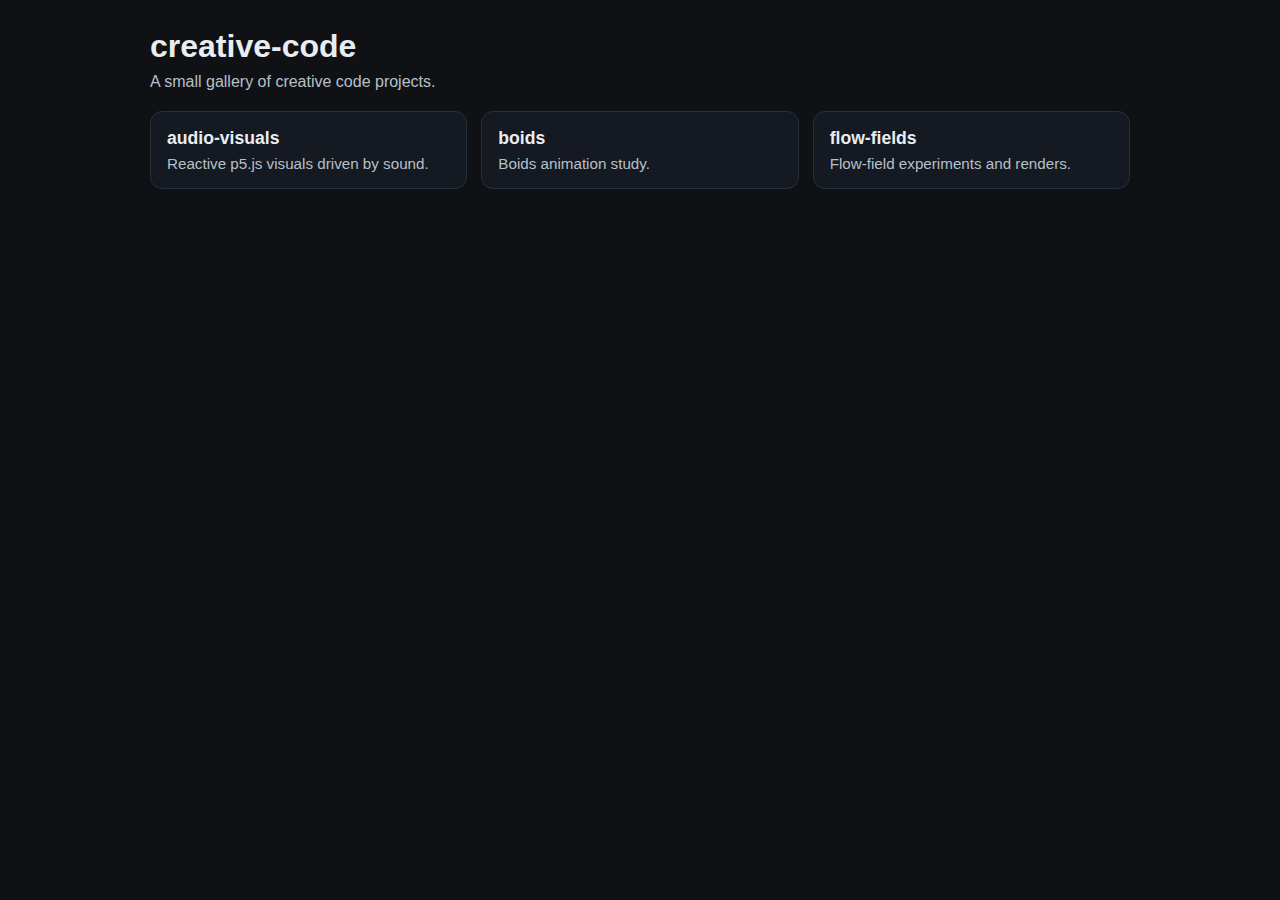
<file: index.html>
<!doctype html>
<html lang="en">
<head>
  <meta charset="UTF-8" />
  <meta name="viewport" content="width=device-width, initial-scale=1.0" />
  <title>creative-code</title>
  <link rel="stylesheet" href="styles.css" />
</head>
<body>
  <main class="wrap">
    <h1>creative-code</h1>
    <p>A small gallery of creative code projects.</p>
    <section class="grid">
      <a class="card" href="audio-visuals/index.html">
        <h2>audio-visuals</h2>
        <p>Reactive p5.js visuals driven by sound.</p>
      </a>
      <a class="card" href="boids/index.html">
        <h2>boids</h2>
        <p>Boids animation study.</p>
      </a>
      <a class="card" href="flow-fields/index.html">
        <h2>flow-fields</h2>
        <p>Flow-field experiments and renders.</p>
      </a>
    </section>
  </main>
</body>
</html>
</file>
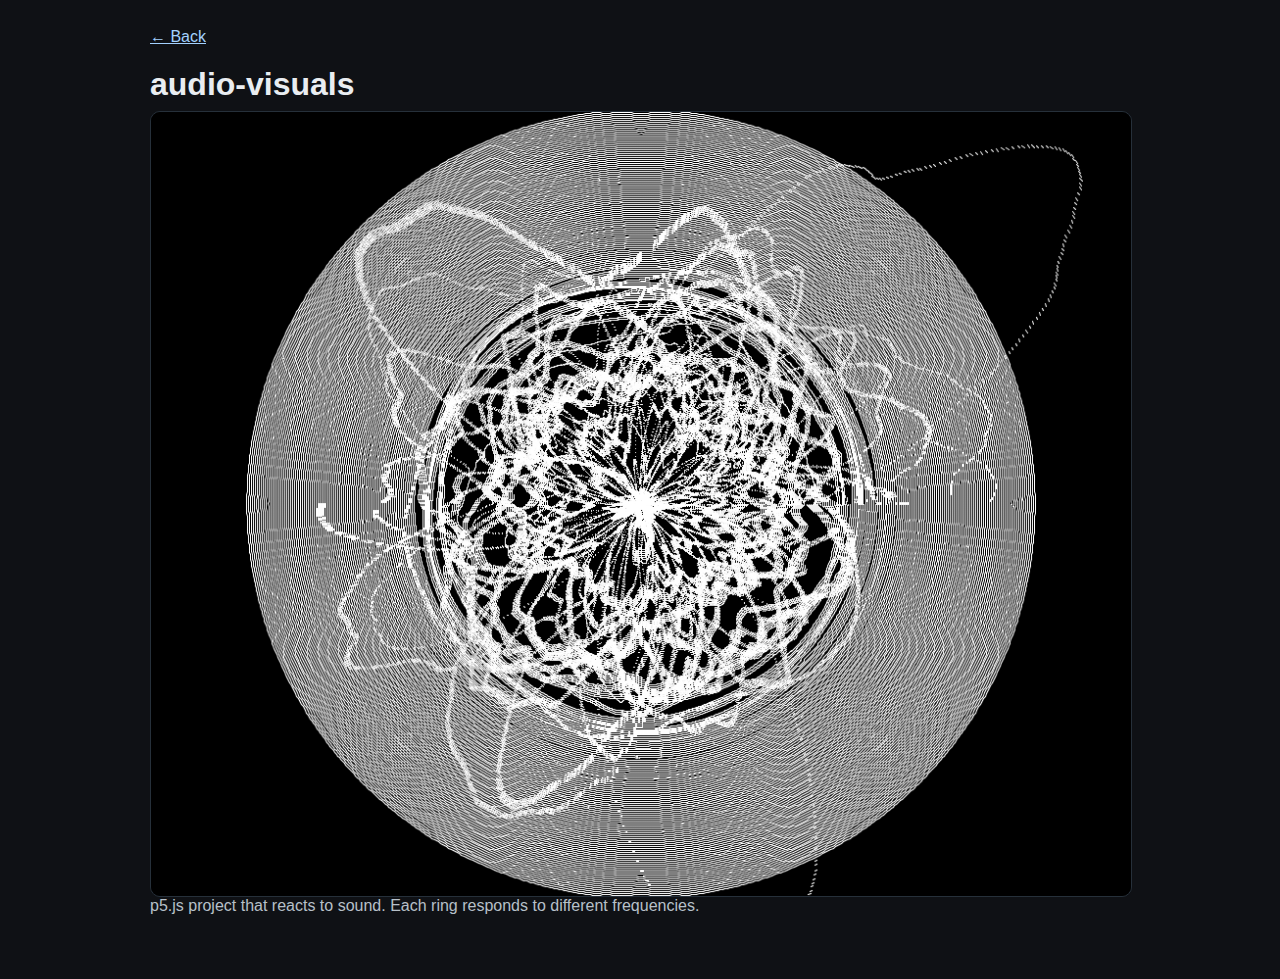
<file: audio-visuals/index.html>
<!doctype html>
<html lang="en">
<head>
  <meta charset="UTF-8" />
  <meta name="viewport" content="width=device-width, initial-scale=1.0" />
  <title>audio-visuals</title>
  <link rel="stylesheet" href="../styles.css" />
</head>
<body>
  <main class="wrap">
    <p><a href="../index.html">← Back</a></p>
    <h1>audio-visuals</h1>
    <img src="images/20220921_195713_0006.PNG" alt="audio visuals still" />
    <p>p5.js project that reacts to sound. Each ring responds to different frequencies.</p>
  </main>
</body>
</html>
</file>
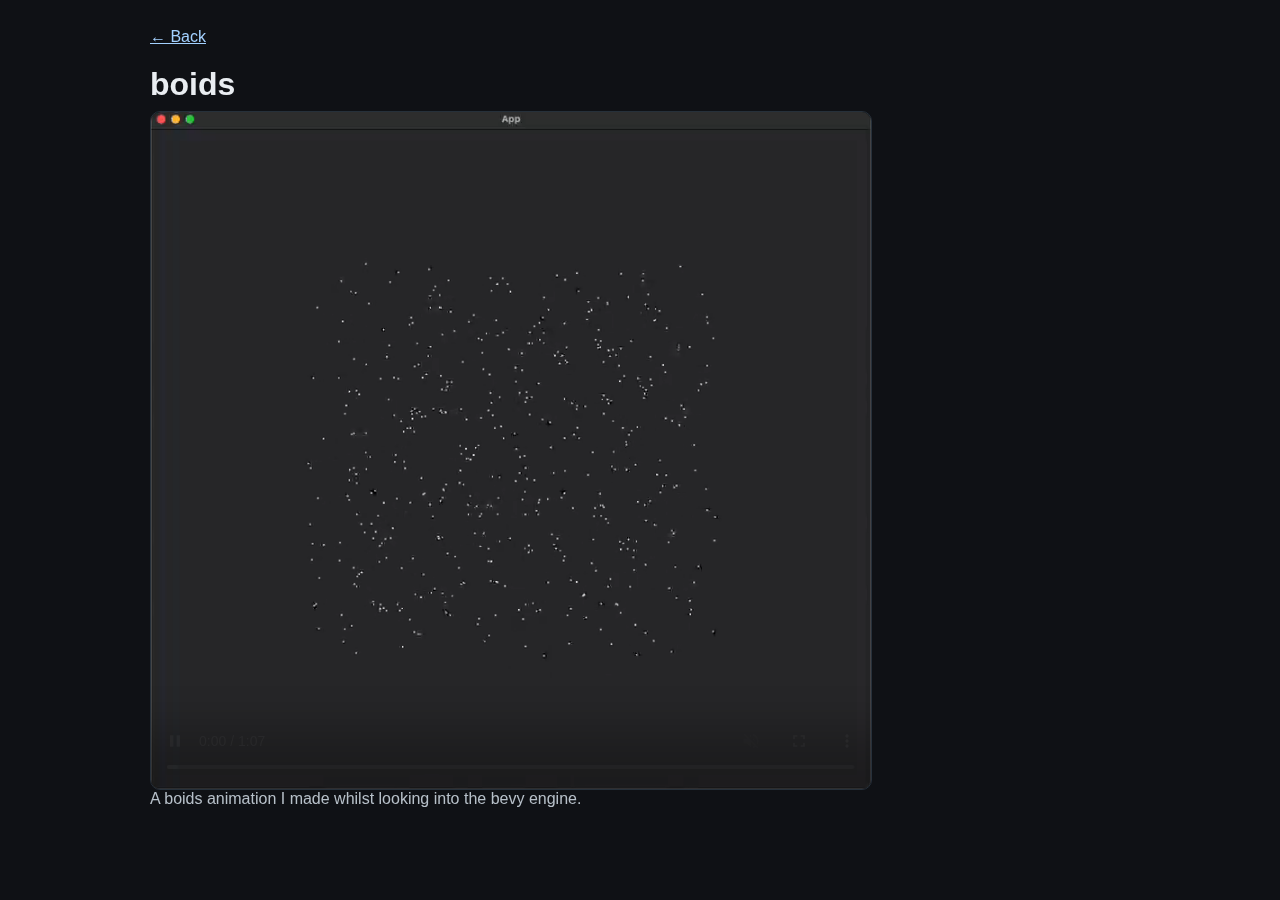
<file: boids/index.html>
<!doctype html>
<html lang="en">
<head>
  <meta charset="UTF-8" />
  <meta name="viewport" content="width=device-width, initial-scale=1.0" />
  <title>boids</title>
  <link rel="stylesheet" href="../styles.css" />
</head>
<body>
  <main class="wrap">
    <p><a href="../index.html">← Back</a></p>
    <h1>boids</h1>
    <video class="media-720" autoplay muted playsinline loop controls src="images/20240507_115555_best1.1_web.mp4"></video>
    <p>A boids animation I made whilst looking into the bevy engine.</p>
  </main>
</body>
</html>
</file>
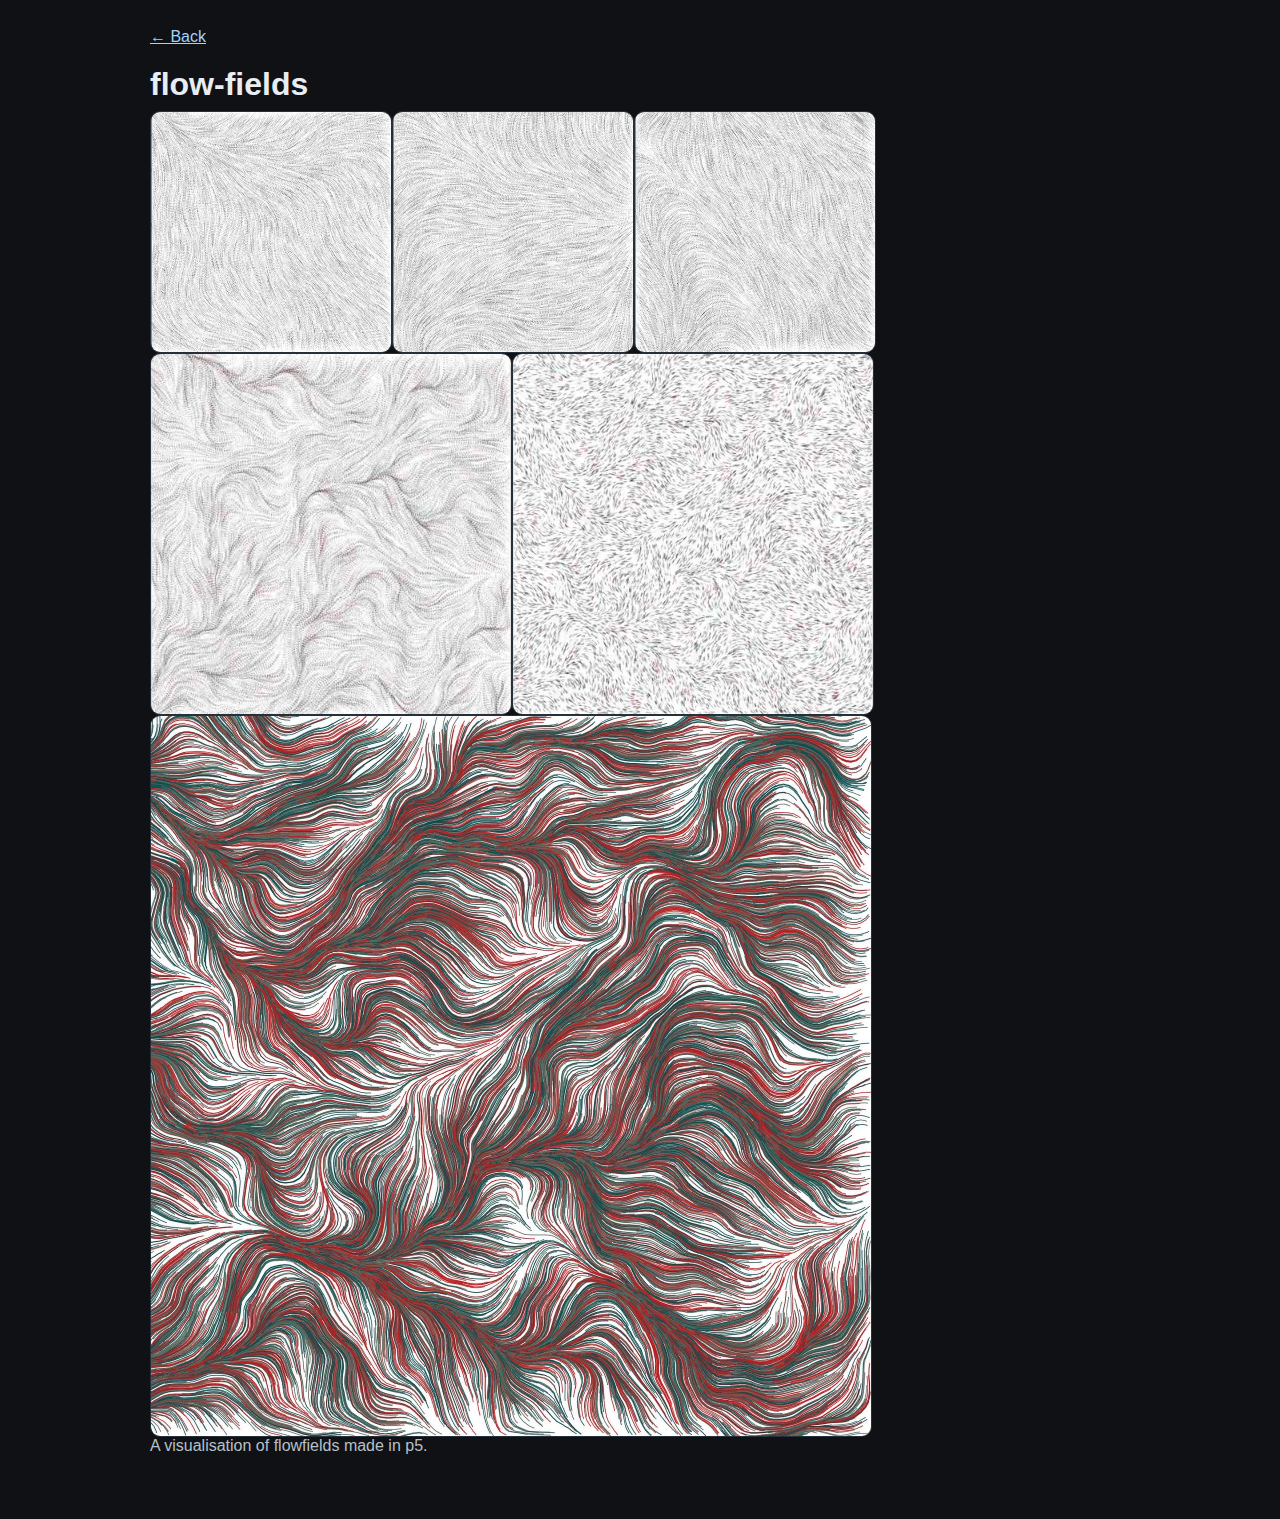
<file: flow-fields/index.html>
<!doctype html>
<html lang="en">
<head>
  <meta charset="UTF-8" />
  <meta name="viewport" content="width=device-width, initial-scale=1.0" />
  <title>flow-fields</title>
  <link rel="stylesheet" href="../styles.css" />
</head>
<body>
  <main class="wrap">
    <p><a href="../index.html">← Back</a></p>
    <h1>flow-fields</h1>
    <div class="flow-block" style="width: 720px;">
    	<div style="display: flex; gap: 0; line-height: 0;">
    		<video autoplay muted playsinline loop src="images/20220921_184316_run1_web.mp4" style="width: 240px; height: 240px; object-fit: cover;"></video>
    		<video autoplay muted playsinline loop src="images/20220921_185529_run2_web.mp4" style="width: 240px; height: 240px; object-fit: cover;"></video>
    		<video autoplay muted playsinline loop src="images/20220921_190405_run3_web.mp4" style="width: 240px; height: 240px; object-fit: cover;"></video>
    	</div>
    	<div style="display: flex; gap: 0; line-height: 0;">
    		<video autoplay muted playsinline loop src="images/20220921_193309_run4_web.mp4" style="width: 360px; height: 360px; object-fit: cover;"></video>
    		<video autoplay muted playsinline loop src="images/20220921_193807_run5_web.mp4" style="width: 360px; height: 360px; object-fit: cover;"></video>
    	</div>
    </div>
    <div class="flow-block">
      <img src="images/20220921_200117_4F3E9E8C-5793-4242-B761-C82BEC264E15.JPG" width="720" />
    </div>
    <p>A visualisation of flowfields made in p5.</p>
  </main>
</body>
</html>
</file>
<file: styles.css>
:root { color-scheme: dark; }

body {
  margin: 0;
  font-family: -apple-system, BlinkMacSystemFont, "Segoe UI", Roboto, sans-serif;
  background: #0f1115;
  color: #e9edf1;
}

.wrap {
  max-width: 980px;
  margin: 0 auto;
  padding: 28px 20px 44px;
}

a {
  color: #a3d1ff;
}

h1 {
  margin: 0 0 8px;
  font-size: 2rem;
}

p {
  color: #b7c0c9;
  margin: 0 0 20px;
}

img,
video {
  max-width: 100%;
  border-radius: 10px;
  border: 1px solid #26303a;
  display: block;
}

.grid {
  display: grid;
  grid-template-columns: repeat(auto-fit, minmax(220px, 1fr));
  gap: 14px;
}

.card {
  display: block;
  text-decoration: none;
  color: inherit;
  border: 1px solid #26303a;
  background: #141922;
  border-radius: 12px;
  padding: 16px;
}

.card h2 {
  margin: 0 0 6px;
  font-size: 1.1rem;
}

.card p {
  margin: 0;
  font-size: 0.95rem;
}

.flow-block {
  width: min(100%, 720px);
}

.media-720 {
  width: min(100%, 720px);
}
</file>
